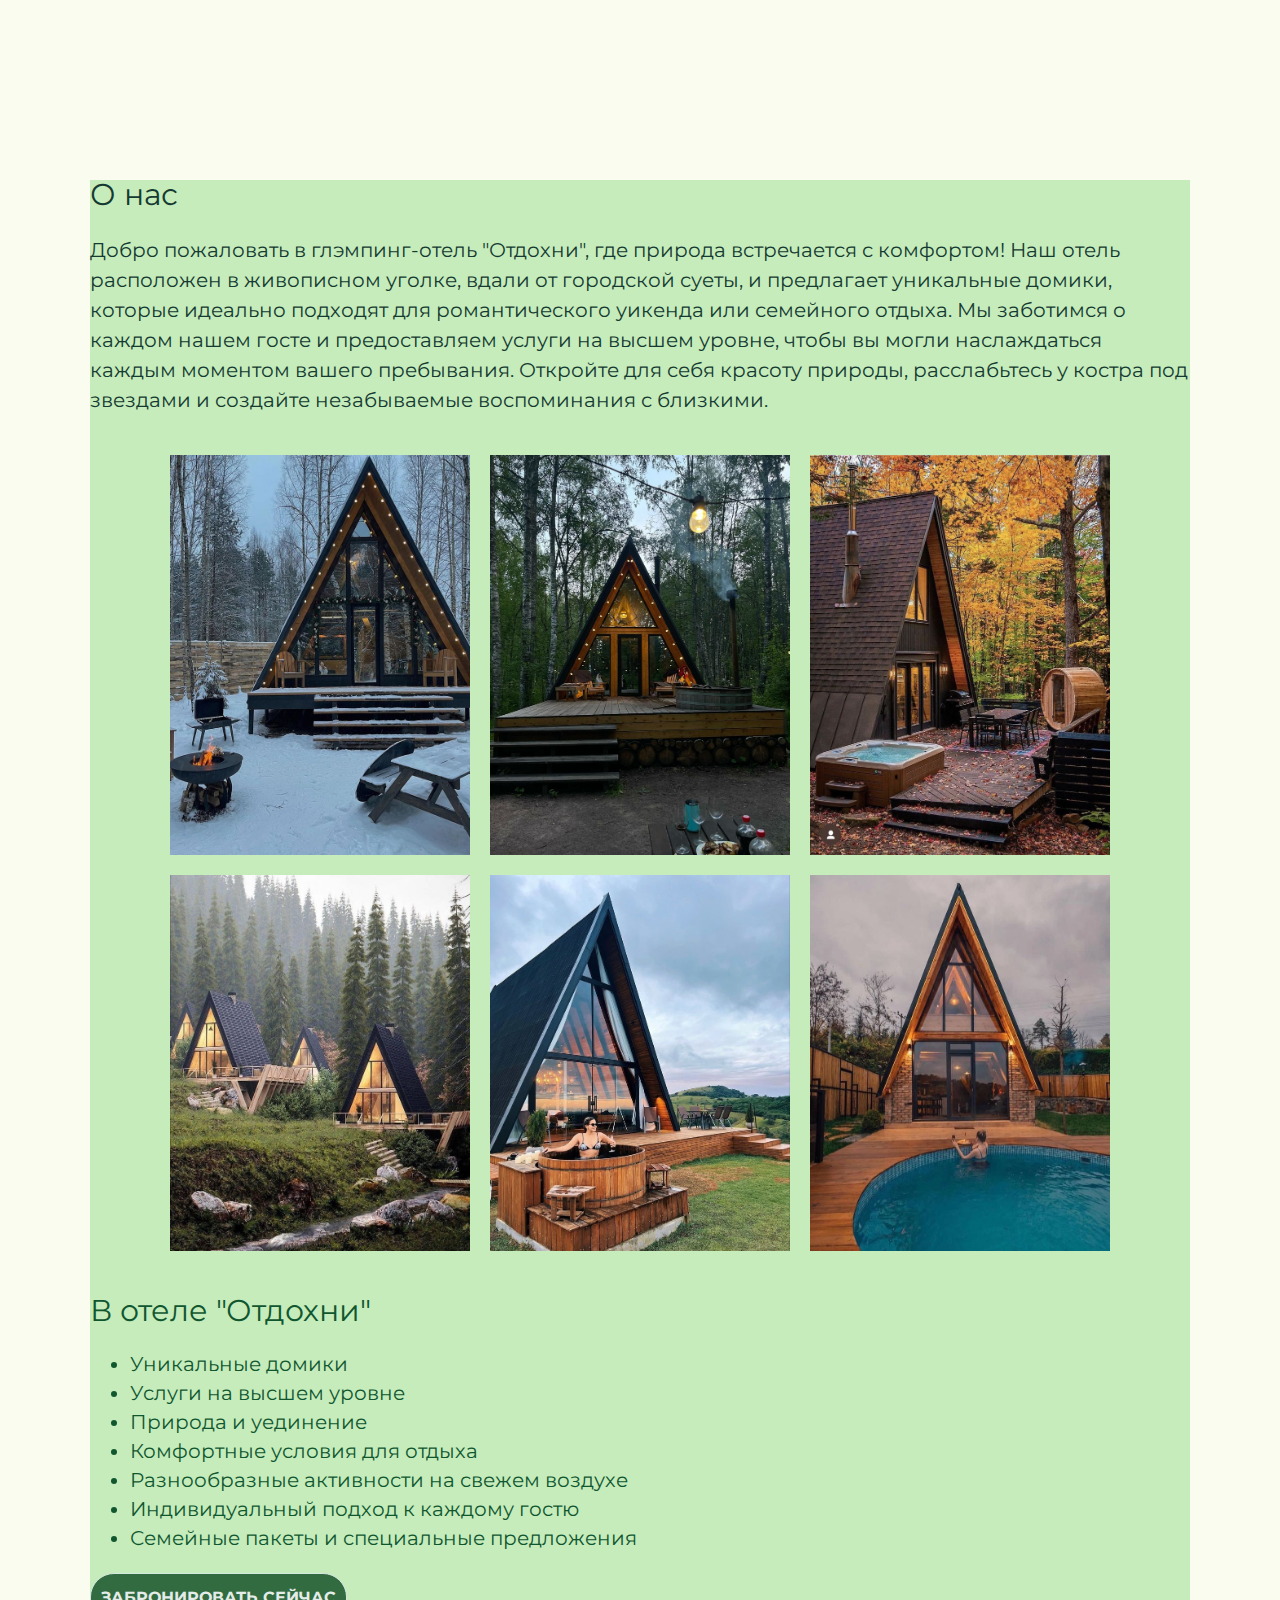
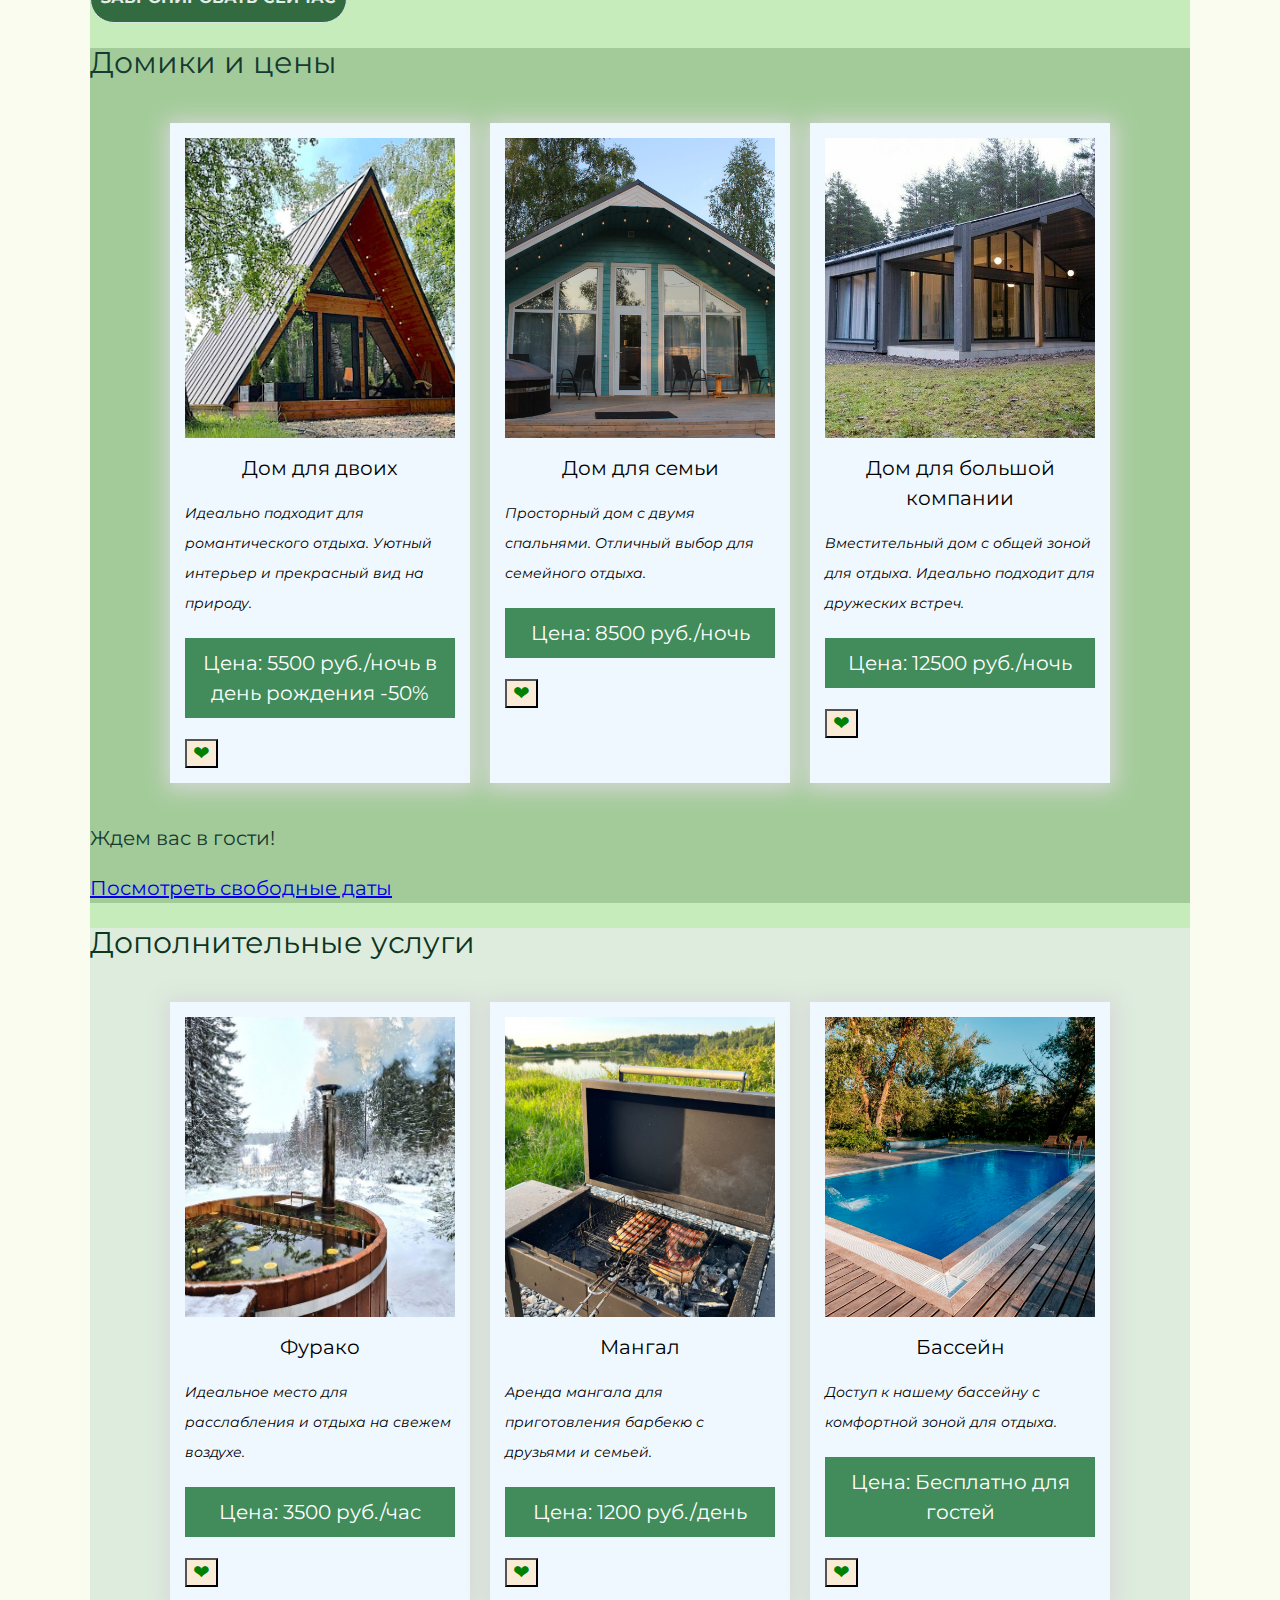
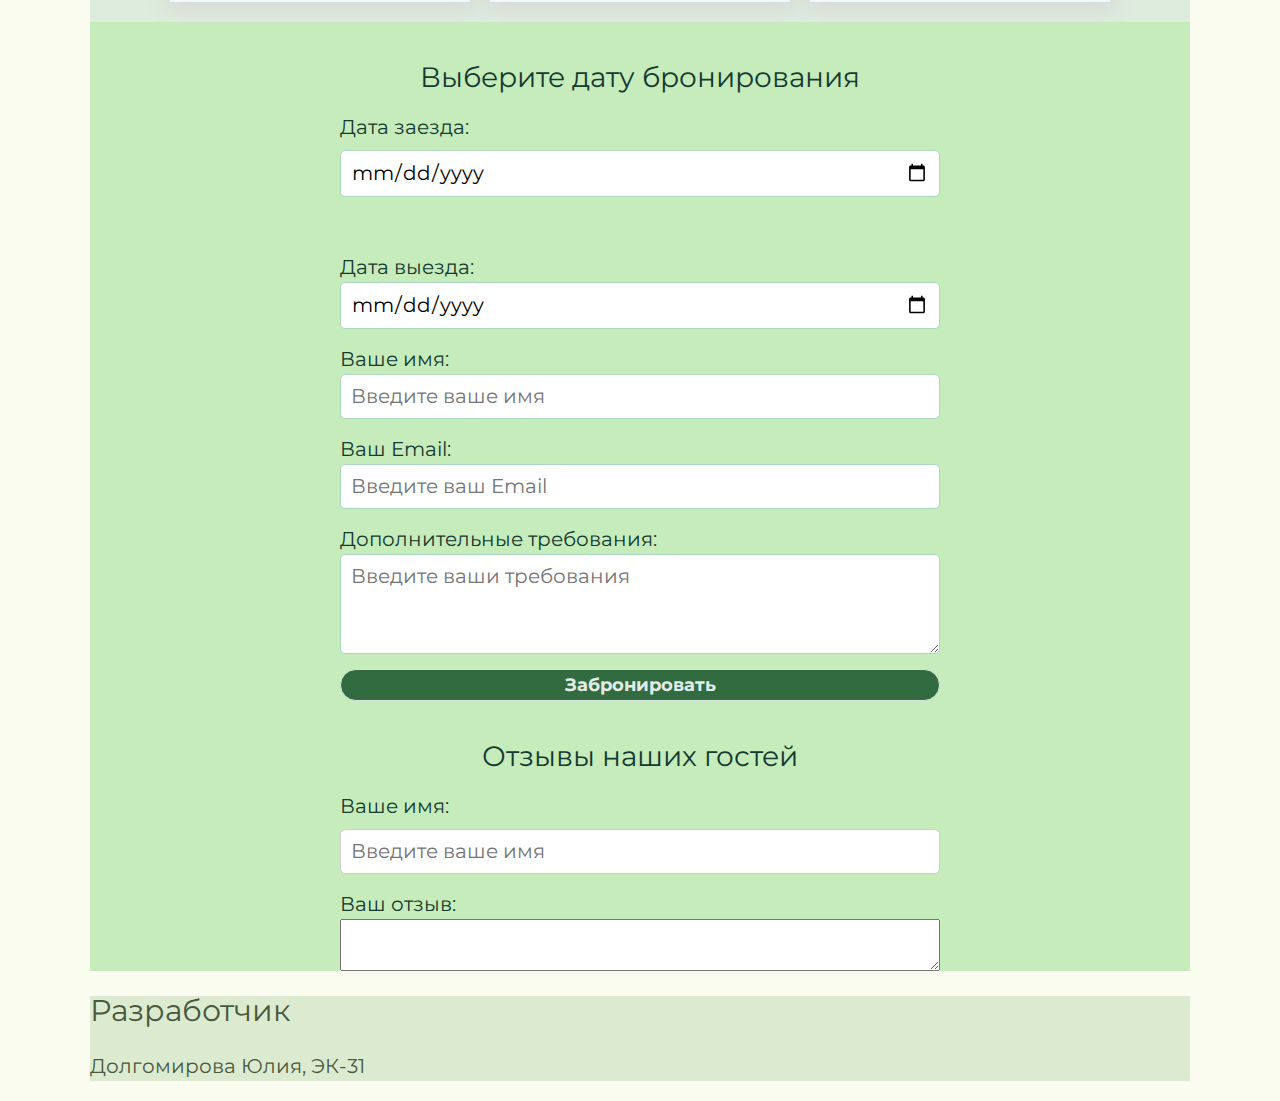
<file: index.html>
<!DOCTYPE html>
<html lang="en">
<head>
    <meta charset="UTF-8">
    <meta name="viewport" content="width=device-width, initial-scale=1.0">
    <title>Document</title>
    <link rel="stylesheet" href="styles/normalize.css">
    <link rel="stylesheet" href="styles/style.css">
</head>
<body>
    <header class="header container">
        <a class=" header__logo-wrap" href="index.html">
        <img class="header__logo" src="images/glamping-logo.PNG" alt="" width="100">
        <h1 class="header__title">Глэмпинг-отель "Отдохни"</h1>
    </a>
        <nav class="header__navigation">
            <ul class="header__menu menu"> 
                <li class="menu__item"><a class="menu__link" href="#about">О нас</a></li>   
                <li class="menu__item"><a class="menu__link" href="#hotel">Наши преимущества</a></li>
                <li class="menu__item"><a class="menu__link" href="#house">Наши услуги</a></li>
                <li class="menu__item"><a class="menu__link" href="#booking">Выбрать дату бронирования</a></li>
                <li class="menu__item"><a class="menu__link" href="#reviews">Отзывы наших гостей</a></li>
            </ul>
        </nav>
    </header>
    <main class="main container">
        <section id="about" class="about">
            <h2 class="about__title">О нас</h2>
            <p class="about__description">
                Добро пожаловать в глэмпинг-отель "Отдохни", где природа встречается с комфортом! 
                Наш отель расположен в живописном уголке, вдали от городской суеты, и предлагает уникальные домики, 
                которые идеально подходят для романтического уикенда или семейного отдыха. 
                Мы заботимся о каждом нашем госте и предоставляем услуги на высшем уровне, чтобы вы могли наслаждаться 
                каждым моментом вашего пребывания. 
                Откройте для себя красоту природы, расслабьтесь у костра под звездами и создайте незабываемые воспоминания с близкими.
            </p>
            <div class="about__gallery">
                <img src="images/onas1.jpg" alt="" width="300">
                <img src="images/onas2.jpg" alt="" width="300">
                <img src="images/onas3.jpg" alt="" width="300">
                <img src="images/onas4.jpg" alt="" width="300">
                <img src="images/onas5.jpg" alt="" width="300">
                <img src="images/onas6.jpg" alt="" width="300">
            </div>
        </section>
        <section id="hotel" class="hotel">
            <h2 class="hotel__title"> В отеле "Отдохни"</h2>
            <ul class="hotel__list">
                <li class="hotel__item">Уникальные домики</li>
                <li class="hotel__item">Услуги на высшем уровне</li>
                <li class="hotel__item">Природа и уединение</li>
                <li class="hotel__item">Комфортные условия для отдыха</li>
                <li class="hotel__item">Разнообразные активности на свежем воздухе</li>
                <li class="hotel__item">Индивидуальный подход к каждому гостю</li>
                <li class="hotel__item">Семейные пакеты и специальные предложения</li>
            </ul>
            <a class="hotel__button" href="#booking" id="openBooking">ЗАБРОНИРОВАТЬ СЕЙЧАС</a>
            <!-- Всплывающая форма -->
<div id="bookingForm" class="popup-overlay" style="display: none;">
    <div class="popup-content">
      <button class="close-btn" id="closeForm">&times;</button>
      <h2>Форма бронирования</h2>
      <form>
        <!-- Ваши поля формы -->
        <label for="name">Имя:</label>
        <input type="text" id="name" name="name" required>
        
        <label for="date">Дата:</label>
        <input type="date" id="date" name="date" required>
        
        <!-- Другие поля -->
        
        <button class="hotel__button" type="submit">Забронировать</button>
      </form>
    </div>
  </div>
        </section>

        <section id="house" class="house">
            <h2 class="house__title">Домики и цены</h2> 
            <ul class="cards">
            <div class="house__card">
                <img class="house__img" src="images/domdlyadvoih.jpg" alt="" width="400">
                <p class="house__name">Дом для двоих</p>
                <p class='house__description'>Идеально подходит для романтического отдыха. Уютный интерьер и прекрасный вид на природу.</p>
                <p class='house__price-value'>Цена: 5000 руб./ночь</p>
                <button class="house__favourite ">❤</button>
            </div>
            <div class="house__card">
                <img class="house__img" src="images/domdlyasem'i.jpg" alt="" width="400">
                <p class="house__name">Дом для семьи</p>
                <p class='house__description'>Просторный дом с двумя спальнями. Отличный выбор для семейного отдыха.</p>
                <p class='house__price-value'>Цена: 8000 руб./ночь</p>
                <button class="house__favourite ">❤</button>
            </div>
            <div class="house__card">
                <img class="house__img" src="images/domdlyabolshoikompanii.jpeg" alt="" width="400">
                <p class="house__name">Дом для большой компании</p>
                <p class='house__description'>Вместительный дом с общей зоной для отдыха. Идеально подходит для дружеских встреч.</p>
                <p class='house__price-value'>Цена: 12000 руб./ночь</p>
                <button class="house__favourite ">❤</button>
            </div>
        </ul>
            <p class="house__text">Ждем вас в гости!</p>
            <a class='house__link' href="#booking">Посмотреть свободные даты</a> 
        </section>

        <section class="additional-services">
            <h2 class="additional-services__title">Дополнительные услуги</h2>
            <ul class="cards">
            <div class="additional-services__card">
                <img class="additional-services__img" src="images/furaco.jpg" alt="фурако" width="400">
                <p class="additional-services__name">Фурако</p>
                <p class="additional-services__description">Идеальное место для расслабления и отдыха на свежем воздухе.</p>
                <p class="additional-services__price">Цена: 3000 руб./час</p>
                <button class="house__favourite ">❤</button>
            </div>
            <div class="additional-services__card">
                <img class="additional-services__img" src="images/mangal.jpg" alt="мангал" width="400">
                <p class="additional-services__name">Мангал</p>
                <p class="additional-services__description">Аренда мангала для приготовления барбекю с друзьями и семьей.</p>
                <p class="additional-services__price">Цена: 1000 руб./день</p>
                <button class="house__favourite ">❤</button>
            </div>
            <div class="additional-services__card">
                <img class="additional-services__img" src="images/bassein.jpg" alt="бассейн" width="400">
                <p class="additional-services__name">Бассейн</p>
                <p class="additional-services__description">Доступ к нашему бассейну с комфортной зоной для отдыха.</p>
                <p class="additional-services__price">Цена: Включено в стоимость проживания</p>
                <button class="house__favourite ">❤</button>
            </div>
        </ul>
        </section>
        <section id="booking" class="booking">
            <h2 class="booking__title">Выберите дату бронирования</h2>
            <!-- Booking Form -->
            <form action="#" method="#" class="booking__form">
                <label for="check-in-date" class ="booking__label">Дата заезда:</label>
                 <input type ="date" id ="check-in-date" name ="check-in-date" required>
                 <label for ="check-out-date" class ="booking _label">Дата выезда:</label> 
                 <input type ="date" id ="check-out-date" name ="check-out-date" required>
                 <label for ="guest-name"class ="booking_label">Ваше имя:</label> 
                 <input type ="text"id ="guest-name"name ="guest-name"required placeholder ="Введите ваше имя">
                 <label for ="email"class ="booking_label">Ваш Email:</label> 
                 <input type ="email"id ="email"name ="email"required placeholder ="Введите ваш Email">
                 <label for ="requirements"class ="booking_label">Дополнительные требования:</label> 
                 <textarea id ="requirements"name ="requirements"placeholder ="Введите ваши требования"></textarea>
                 <button type ="submit"class ="booking_button">Забронировать</button> 
             </form>  
          </section>

          <section id="reviews" class="reviews">
            <h2 class="reviews__title">Отзывы наших гостей</h2>
            <form action="#" method="#" class="reviews__form">
                <label for="name" class="reviews__label">Ваше имя:</label>
                <input type="text" id="name" name="name" required placeholder="Введите ваше имя">

                <label for "review" class "reviews__label" >Ваш отзыв:</label>
                <textarea id "review" name "review" required placeholder "Введите ваш отзыв"></textarea>
    </main>
    <footer class="footer container">
        <h2  class="footer__title">Разработчик</h2>
        <p  class="footer__text">Долгомирова Юлия, ЭК-31</p>
    </footer>
    <script src="scripts/script.js"></script>
</body>
</html>
</file>
<file: styles/style.css>
/* Подключение шрифтов */
@import "fonts.css";
/* Подключение основных стилей */
@import "base.css";
/* Подключение стилей относящихся к header */
@import "header.css";
/* Подключение стилей относящихся к footer */
@import "footer.css";
/* Подключение стилей относящихся к main */
@import "main.css";
@import "typography.css";
@import "booking.css";
@import "cards.css";
@import "normalize.css";
@import "review.css";
@import "animation.css";
@import "adaptability.css";
</file>
